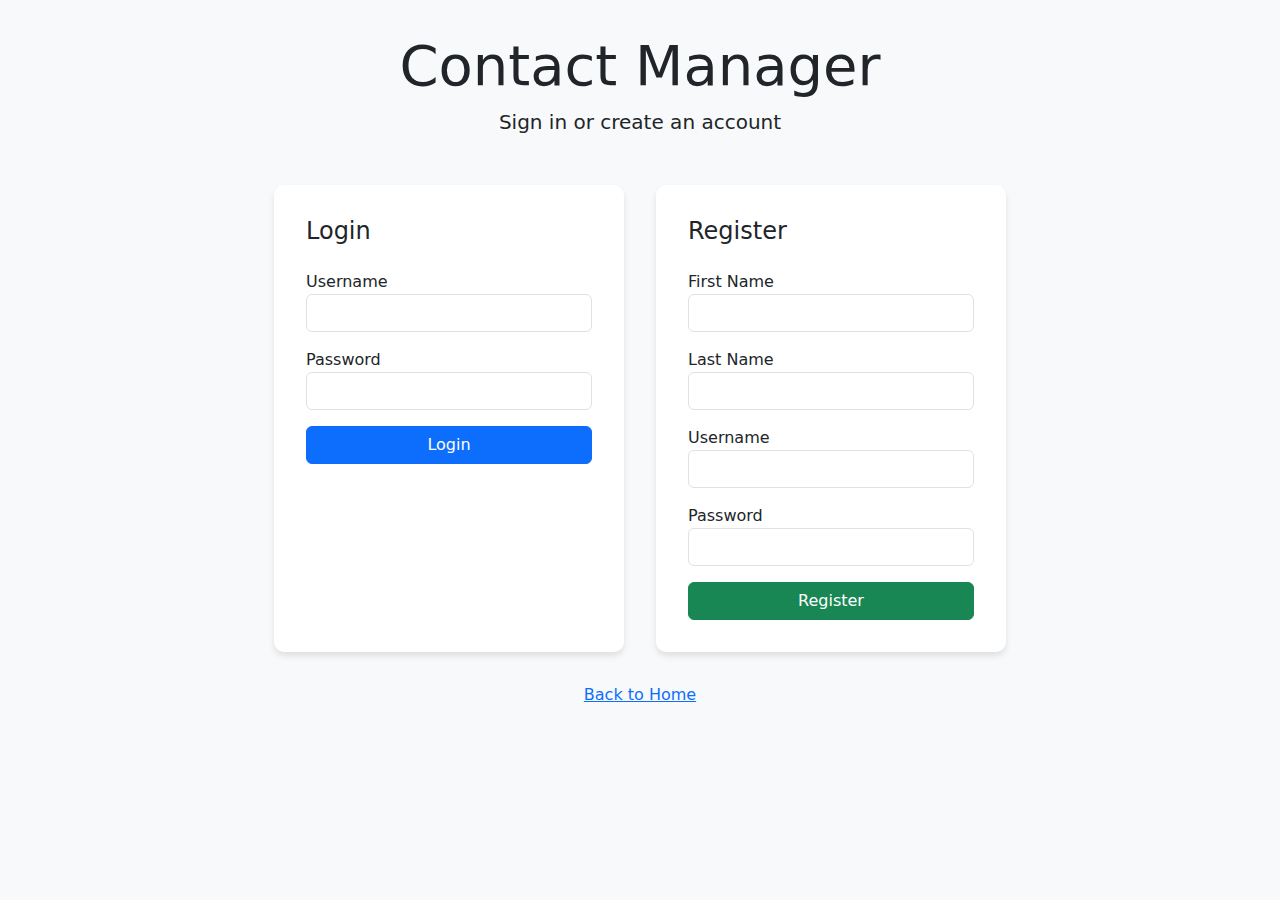
<file: auth.html>
<!DOCTYPE html>
<html lang="en">
    <head>
        <meta charset="UTF-8">
        <meta name="viewport" content="width=device-width, initial-scale=1.0">
        <title>Contact Manager - Authentication</title>
        <link href="https://cdn.jsdelivr.net/npm/bootstrap@5.3.2/dist/css/bootstrap.min.css" rel="stylesheet">
        <link href="css/style.css" rel="stylesheet">
        <script type="text/javascript" src="js/md5.js"></script>
        <script type="text/javascript" src="js/code.js"></script>
        <script src="https://cdn.jsdelivr.net/npm/bootstrap@5.3.2/dist/js/bootstrap.bundle.min.js"></script>
    </head>
    <body>
        <div class="welcome-container">
            <div class="logo-section">
                <h1 class="display-4">Contact Manager</h1>
                <p class="lead">Sign in or create an account</p>
            </div>

            <div class="auth-cards">
                <!-- Login Card -->
                <div class="auth-card">
                    <h2 class="h4 mb-4">Login</h2>
                    <div id="loginResult" class="alert alert-danger" style="display: none;"></div>
                    <form onsubmit="doLogin(); return false;">
                        <div class="form-group">
                            <label for="loginUsername">Username</label>
                            <input type="text" class="form-control" id="loginUsername" required>
                        </div>
                        <div class="form-group">
                            <label for="loginPassword">Password</label>
                            <input type="password" class="form-control" id="loginPassword" required>
                        </div>
                        <button type="submit" class="btn btn-primary w-100">Login</button>
                    </form>
                </div>

                <!-- Register Card -->
                <div class="auth-card">
                    <h2 class="h4 mb-4">Register</h2>
                    <div id="registerResult" class="alert alert-danger" style="display: none;"></div>
                    <form id="registerForm" onsubmit="return doRegister();">
                        <div class="form-group">
                            <label for="registerFirstName">First Name</label>
                            <input type="text" class="form-control" id="registerFirstName" required>
                        </div>
                        <div class="form-group">
                            <label for="registerLastName">Last Name</label>
                            <input type="text" class="form-control" id="registerLastName" required>
                        </div>
                        <div class="form-group">
                            <label for="registerUsername">Username</label>
                            <input type="text" class="form-control" id="registerUsername" required>
                        </div>
                        <div class="form-group">
                            <label for="registerPassword">Password</label>
                            <input type="password" class="form-control" id="registerPassword" required>
                        </div>
                        <button type="submit" class="btn btn-success w-100">Register</button>
                    </form>
                </div>
            </div>

            <div class="text-center mt-4">
                <a href="index.html" class="btn btn-link">Back to Home</a>
            </div>
        </div>
    </body>
</html>
</file>
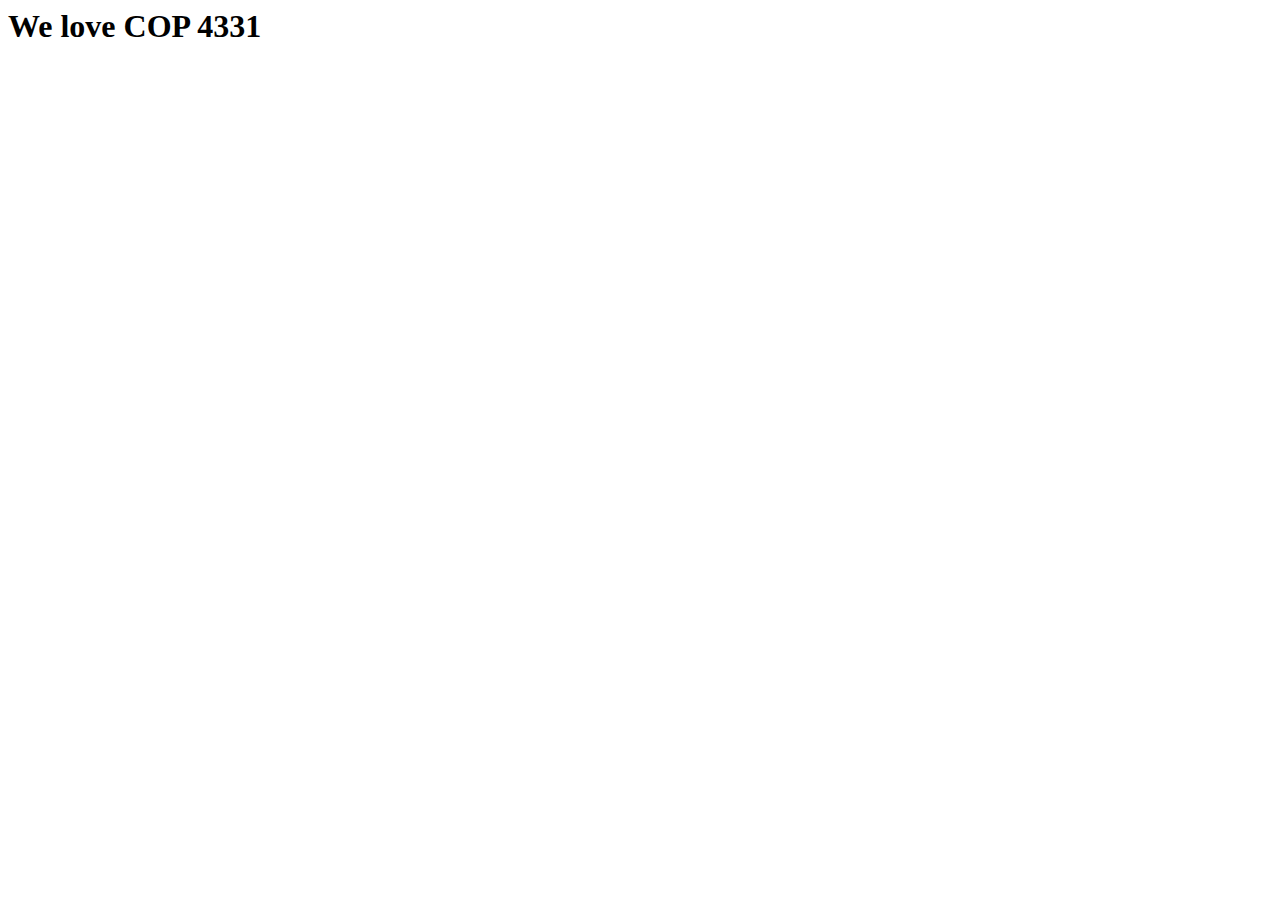
<file: contacts.html>
<!DOCTYPE html>
<html lang="en">
    <head>
        <meta charset="UTF-8">
        <meta name="viewport" content="width=device-width, initial-scale=1.0">
        <title>Miami Connect - Command Center</title>
        <link rel="icon" type="image/x-icon" href="favicon.ico">
        <link rel="icon" type="image/png" sizes="32x32" href="assets/favicon/favicon-32x32.png">
        <link rel="icon" type="image/png" sizes="16x16" href="assets/favicon/favicon-16x16.png">
        <link rel="apple-touch-icon" sizes="180x180" href="assets/favicon/apple-touch-icon.png">
        <link rel="manifest" href="assets/favicon/site.webmanifest">
        <link href="https://cdn.jsdelivr.net/npm/bootstrap@5.3.2/dist/css/bootstrap.min.css" rel="stylesheet">
        <link href="https://fonts.cdnfonts.com/css/lazer84" rel="stylesheet">
        <link href="https://fonts.cdnfonts.com/css/eurostile" rel="stylesheet">
        <link href="css/style.css" rel="stylesheet">
        <script type="text/javascript" src="js/md5.js"></script>
        <script type="text/javascript" src="js/code.js"></script>
        <script src="https://cdn.jsdelivr.net/npm/bootstrap@5.3.2/dist/js/bootstrap.bundle.min.js"></script>
    </head>
    <body onload="readCookie();">
        <div class="dashboard-container">
            <nav class="navbar navbar-dark">
                <div class="container">
                    <span class="navbar-brand">Miami Connect</span>
                    <button class="btn btn-outline-light" onclick="doLogout();">Go Off Duty</button>
                </div>
            </nav>

            <div class="container">
                <div class="dashboard-content">
                    <div class="user-info">
                        <h1 class="display-5">Welcome to the Scene, <span id="userFullName"></span>!</h1>
                    </div>

                    <!-- Search and Results Section -->
                    <div class="row mt-4">
                        <div class="col-12">
                            <div class="card">
                                <div class="card-body">
                                    <h5 class="card-title">Your Network</h5>
                                    <div class="d-flex gap-2 mb-3">
                                        <input type="text" class="form-control" id="searchInput" 
                                               placeholder="Track down a contact..." 
                                               oninput="searchContacts(this.value);">
                                        <button class="btn btn-primary" style="min-width: 130px;" onclick="showAddContact();">Add to the Squad</button>
                                    </div>
                                    <div id="searchResult" class="alert alert-info" style="display: none;"></div>
                                    <div class="table-responsive">
                                        <table class="table table-hover">
                                            <thead>
                                                <tr>
                                                    <th>First Name</th>
                                                    <th>Last Name</th>
                                                    <th>Signal</th>
                                                    <th>Hotline</th>
                                                    <th>Operations</th>
                                                </tr>
                                            </thead>
                                            <tbody id="contactsTableBody">
                                                <!-- Contact rows will be inserted here by JavaScript -->
                                            </tbody>
                                        </table>
                                    </div>
                                    <!-- Add pagination controls -->
                                    <div class="d-flex justify-content-between align-items-center mt-3">
                                        <div class="text-muted">
                                            Showing <span id="startRange">0</span>-<span id="endRange">0</span> of <span id="totalContacts">0</span> contacts in your network
                                        </div>
                                        <nav aria-label="Contact pagination">
                                            <ul class="pagination mb-0">
                                                <li class="page-item" id="prevPage">
                                                    <a class="page-link" href="#" onclick="changePage(-1); return false;">Previous Beat</a>
                                                </li>
                                                <li class="page-item" id="nextPage">
                                                    <a class="page-link" href="#" onclick="changePage(1); return false;">Next Beat</a>
                                                </li>
                                            </ul>
                                        </nav>
                                    </div>
                                </div>
                            </div>
                        </div>
                    </div>
                </div>
            </div>

            <!-- Add Contact Modal -->
            <div class="modal fade" id="addContactModal" tabindex="-1" aria-labelledby="addContactModalLabel" aria-hidden="true">
                <div class="modal-dialog">
                    <div class="modal-content">
                        <div class="modal-header">
                            <h5 class="modal-title" id="addContactModalLabel">New Informant</h5>
                            <button type="button" class="btn-close" data-bs-dismiss="modal" aria-label="Close"></button>
                        </div>
                        <div class="modal-body">
                            <div id="addContactResult" class="alert" style="display: none;"></div>
                            <form id="addContactForm">
                                <div class="mb-3">
                                    <label for="firstName" class="form-label">First Name</label>
                                    <input type="text" class="form-control" id="firstName" placeholder="The name they go by" required>
                                </div>
                                <div class="mb-3">
                                    <label for="lastName" class="form-label">Last Name</label>
                                    <input type="text" class="form-control" id="lastName" placeholder="Keep it official" required>
                                </div>
                                <div class="mb-3">
                                    <label for="email" class="form-label">Signal</label>
                                    <input type="email" class="form-control" id="email" placeholder="Their digital frequency" required>
                                </div>
                                <div class="mb-3">
                                    <label for="phone" class="form-label">Hotline</label>
                                    <input type="tel" class="form-control" id="phone" placeholder="For urgent transmissions" required>
                                </div>
                            </form>
                        </div>
                        <div class="modal-footer">
                            <button type="button" class="btn btn-secondary" data-bs-dismiss="modal">Cancel Mission</button>
                            <button type="button" class="btn btn-primary" onclick="addContact();">Add to Network</button>
                        </div>
                    </div>
                </div>
            </div>

            <!-- Delete Confirmation Modal -->
            <div class="modal fade" id="deleteContactModal" tabindex="-1" aria-labelledby="deleteContactModalLabel" aria-hidden="true">
                <div class="modal-dialog">
                    <div class="modal-content">
                        <div class="modal-header">
                            <h5 class="modal-title" id="deleteContactModalLabel">Cut Contact?</h5>
                            <button type="button" class="btn-close" data-bs-dismiss="modal" aria-label="Close"></button>
                        </div>
                        <div class="modal-body">
                            <p>Are you sure you want to cut ties with <span id="deleteContactName" class="fw-bold"></span>?</p>
                            <p class="text-muted mb-0">This operation can't be reversed, partner.</p>
                        </div>
                        <div class="modal-footer">
                            <button type="button" class="btn btn-secondary" data-bs-dismiss="modal">Keep Around</button>
                            <button type="button" class="btn btn-danger" id="confirmDeleteBtn">Cut Loose</button>
                        </div>
                    </div>
                </div>
            </div>

            <!-- Edit Contact Modal -->
            <div class="modal fade" id="editContactModal" tabindex="-1" aria-labelledby="editContactModalLabel" aria-hidden="true">
                <div class="modal-dialog">
                    <div class="modal-content">
                        <div class="modal-header">
                            <h5 class="modal-title" id="editContactModalLabel">Update Intel</h5>
                            <button type="button" class="btn-close" data-bs-dismiss="modal" aria-label="Close"></button>
                        </div>
                        <div class="modal-body">
                            <div id="editContactResult" class="alert" style="display: none;"></div>
                            <form id="editContactForm">
                                <div class="mb-3">
                                    <label for="editFirstName" class="form-label">First Name</label>
                                    <input type="text" class="form-control" id="editFirstName" required>
                                </div>
                                <div class="mb-3">
                                    <label for="editLastName" class="form-label">Last Name</label>
                                    <input type="text" class="form-control" id="editLastName" required>
                                </div>
                                <div class="mb-3">
                                    <label for="editEmail" class="form-label">Signal</label>
                                    <input type="email" class="form-control" id="editEmail" required>
                                </div>
                                <div class="mb-3">
                                    <label for="editPhone" class="form-label">Hotline</label>
                                    <input type="tel" class="form-control" id="editPhone" required>
                                </div>
                                <input type="hidden" id="editContactId">
                            </form>
                        </div>
                        <div class="modal-footer">
                            <button type="button" class="btn btn-secondary" data-bs-dismiss="modal">Stand Down</button>
                            <button type="button" class="btn btn-primary" onclick="updateContact();">Update Intel</button>
                        </div>
                    </div>
                </div>
            </div>
        </div>
    </body>
</html>
</file>
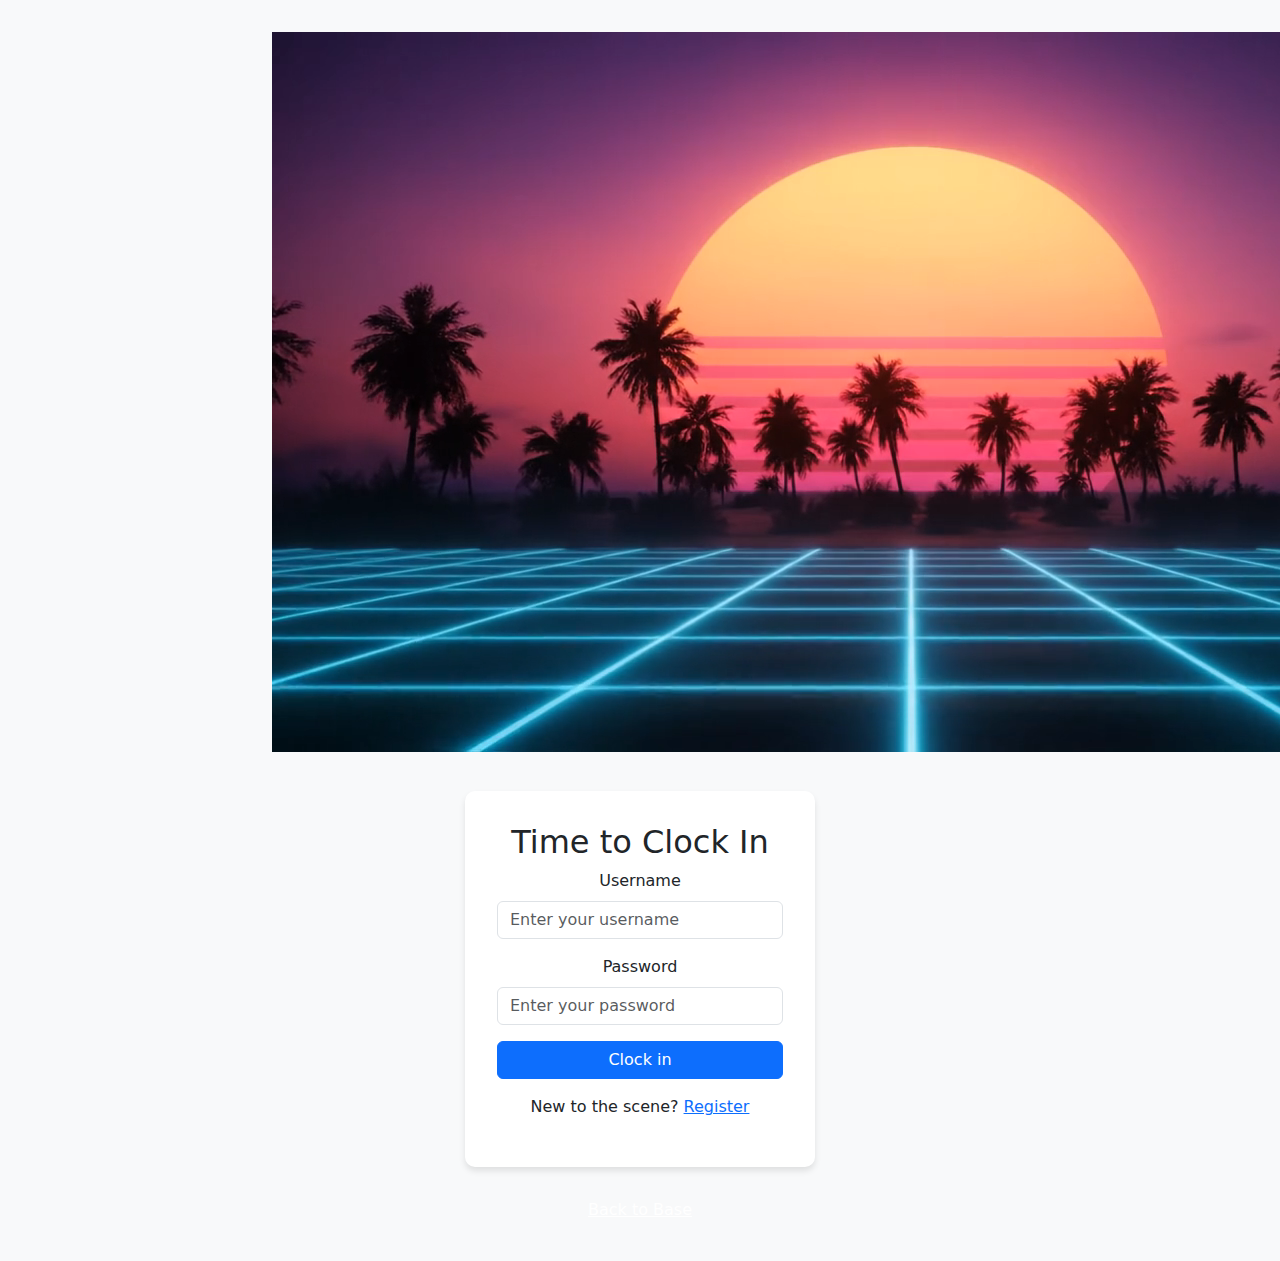
<file: login.html>
<!DOCTYPE html>
<html lang="en">
    <head>
        <meta charset="UTF-8">
        <meta name="viewport" content="width=device-width, initial-scale=1.0">
        <title>Miami Connect - Access Granted</title>
        <link rel="icon" type="image/x-icon" href="favicon.ico">
        <link rel="icon" type="image/png" sizes="32x32" href="assets/favicon/favicon-32x32.png">
        <link rel="icon" type="image/png" sizes="16x16" href="assets/favicon/favicon-16x16.png">
        <link rel="apple-touch-icon" sizes="180x180" href="assets/favicon/apple-touch-icon.png">
        <link rel="manifest" href="assets/favicon/site.webmanifest">
        <link href="https://cdn.jsdelivr.net/npm/bootstrap@5.3.2/dist/css/bootstrap.min.css" rel="stylesheet">
        <link href="https://fonts.cdnfonts.com/css/lazer84" rel="stylesheet">
        <link href="https://fonts.cdnfonts.com/css/eurostile" rel="stylesheet">
        <link href="css/style.css" rel="stylesheet">
        <script type="text/javascript" src="js/md5.js"></script>
        <script type="text/javascript" src="js/code.js"></script>
        <script src="https://cdn.jsdelivr.net/npm/bootstrap@5.3.2/dist/js/bootstrap.bundle.min.js"></script>
    </head>
    <body>
        <div class="welcome-container">
            <div class="hero-section text-center position-relative">
                <video class="hero-background" autoplay muted loop playsinline>
                    <source src="assets/Synthwave_Sunset_Video_Generated.mp4" type="video/mp4">
                </video>
                <div class="hero-content">
                    <div class="auth-cards">
                        <div class="auth-card">
                            <h2>Time to Clock In</h2>
                            <div id="loginResult" class="alert alert-danger" style="display: none;"></div>
                            <form onsubmit="doLogin(); return false;">
                                <div class="form-group">
                                    <label for="loginUsername" class="form-label">Username</label>
                                    <input type="text" class="form-control" id="loginUsername" placeholder="Enter your username" required>
                                </div>
                                <div class="form-group">
                                    <label for="loginPassword" class="form-label">Password</label>
                                    <input type="password" class="form-control" id="loginPassword" placeholder="Enter your password" required>
                                </div>
                                <button type="submit" class="btn btn-primary w-100">Clock in</button>
                            </form>
                            <div class="text-center mt-3">
                                <p>New to the scene? <a href="register.html">Register</a></p>
                            </div>
                        </div>
                    </div>

                    <div class="text-center mt-4">
                        <a href="index.html" class="btn btn-link text-white">Back to Base</a>
                    </div>
                </div>
            </div>
        </div>
    </body>
</html>
</file>
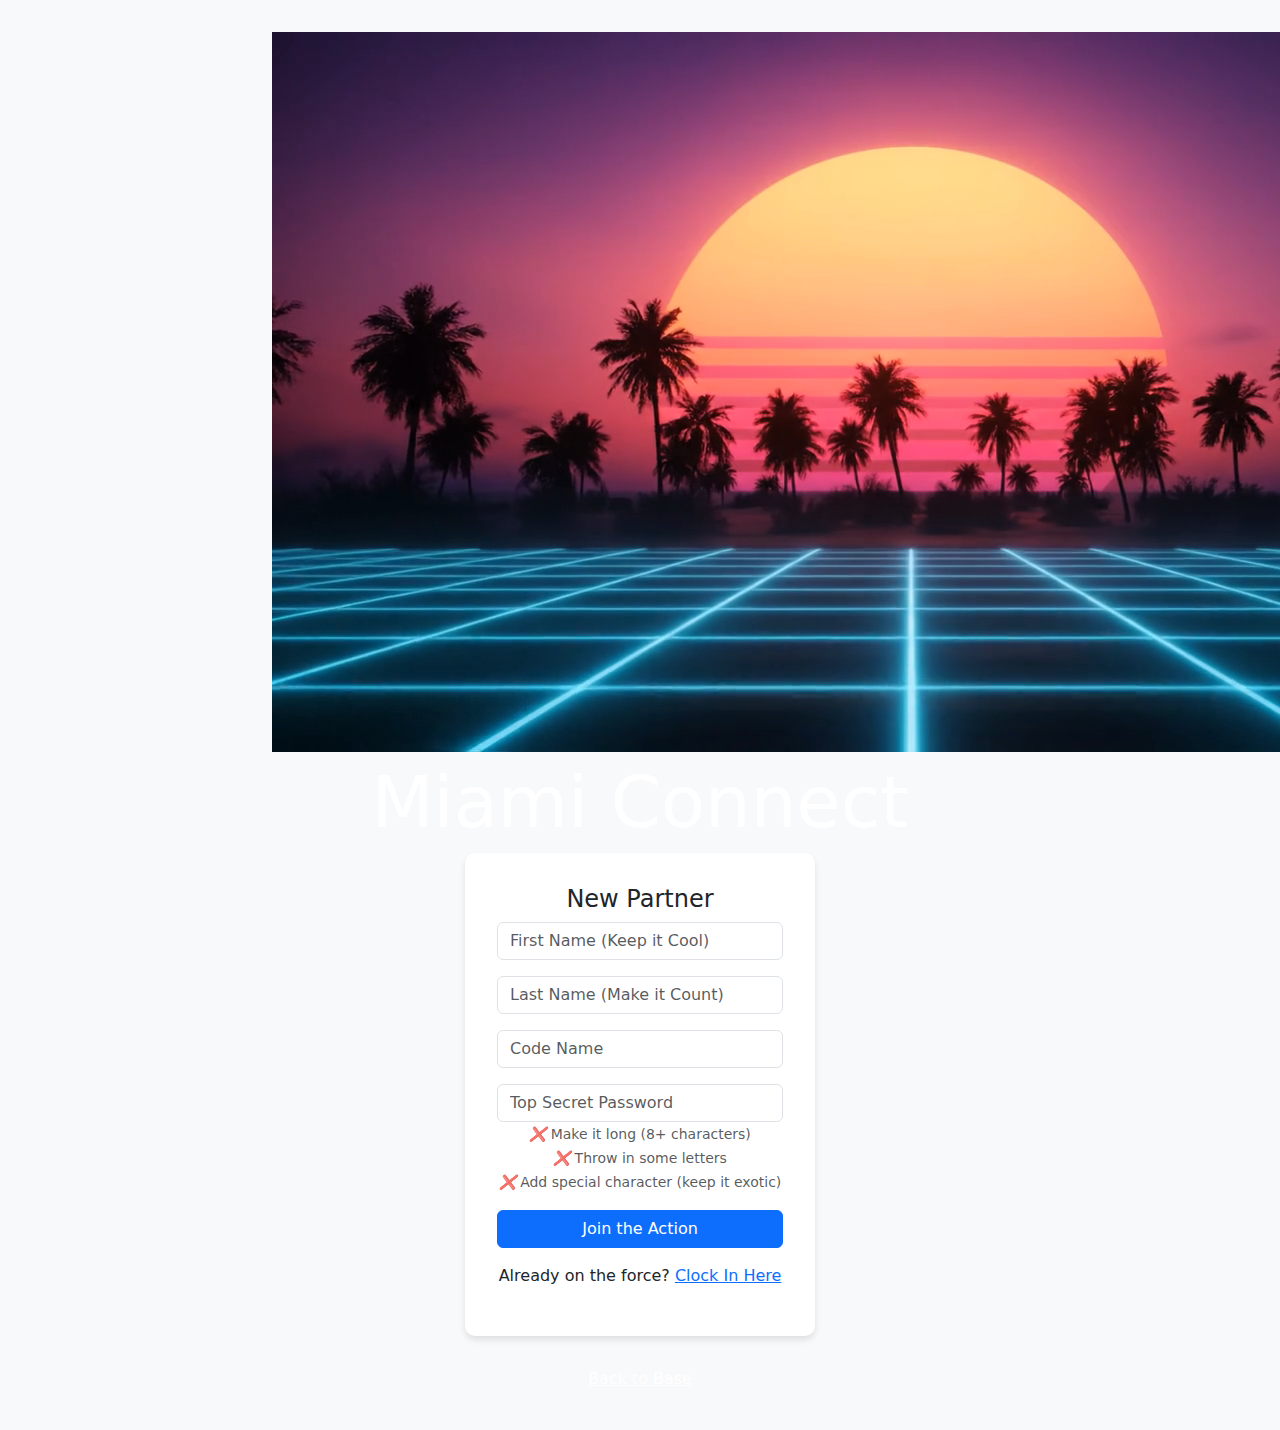
<file: register.html>
<!DOCTYPE html>
<html lang="en">
    <head>
        <meta charset="UTF-8">
        <meta name="viewport" content="width=device-width, initial-scale=1.0">
        <title>Miami Connect - Join the Force</title>
        <link rel="icon" type="image/x-icon" href="favicon.ico">
        <link rel="icon" type="image/png" sizes="32x32" href="assets/favicon/favicon-32x32.png">
        <link rel="icon" type="image/png" sizes="16x16" href="assets/favicon/favicon-16x16.png">
        <link rel="apple-touch-icon" sizes="180x180" href="assets/favicon/apple-touch-icon.png">
        <link rel="manifest" href="assets/favicon/site.webmanifest">
        <link href="https://cdn.jsdelivr.net/npm/bootstrap@5.3.2/dist/css/bootstrap.min.css" rel="stylesheet">
        <link href="https://fonts.cdnfonts.com/css/lazer84" rel="stylesheet">
        <link href="https://fonts.cdnfonts.com/css/eurostile" rel="stylesheet">
        <link href="css/style.css" rel="stylesheet">
        <script type="text/javascript" src="js/md5.js"></script>
        <script type="text/javascript" src="js/code.js"></script>
        <script src="https://cdn.jsdelivr.net/npm/bootstrap@5.3.2/dist/js/bootstrap.bundle.min.js"></script>
    </head>
    <body>
        <div class="welcome-container">
            <div class="hero-section text-center position-relative">
                <video class="hero-background" autoplay muted loop playsinline>
                    <source src="assets/Synthwave_Sunset_Video_Generated.mp4" type="video/mp4">
                </video>
                <div class="hero-content">
                    <h1 class="display-2 text-white">Miami Connect</h1>
                    
                    <div class="auth-card mx-auto">
                        <h2 class="h4">New Partner</h2>
                        <div id="registerResult" class="alert alert-danger" style="display: none;"></div>
                        <form id="registerForm" onsubmit="return doRegister();">
                            <div class="form-group">
                                <input type="text" class="form-control" id="registerFirstName" placeholder="First Name (Keep it Cool)" required>
                            </div>
                            <div class="form-group">
                                <input type="text" class="form-control" id="registerLastName" placeholder="Last Name (Make it Count)" required>
                            </div>
                            <div class="form-group">
                                <input type="text" class="form-control" id="registerUsername" placeholder="Code Name" required>
                            </div>
                            <div class="form-group">
                                <input type="password" class="form-control" id="registerPassword" placeholder="Top Secret Password" required oninput="checkPasswordRequirements()">
                                <div class="password-requirements">
                                    <div class="requirement" id="lengthCheck">
                                        <small class="text-muted">
                                            <i class="requirement-icon">❌</i> Make it long (8+ characters)
                                        </small>
                                    </div>
                                    <div class="requirement" id="letterCheck">
                                        <small class="text-muted">
                                            <i class="requirement-icon">❌</i> Throw in some letters
                                        </small>
                                    </div>
                                    <div class="requirement" id="specialCheck">
                                        <small class="text-muted">
                                            <i class="requirement-icon">❌</i> Add special character (keep it exotic)
                                        </small>
                                    </div>
                                </div>
                            </div>
                            <button type="submit" class="btn btn-primary w-100">Join the Action</button>
                        </form>
                        <div class="text-center mt-3">
                            <p>Already on the force? <a href="login.html">Clock In Here</a></p>
                        </div>
                    </div>

                    <div class="text-center mt-4">
                        <a href="index.html" class="btn btn-link text-white">Back to Base</a>
                    </div>
                </div>
            </div>
        </div>
    </body>
</html>
</file>
<file: css/style.css>
/* General Styles */
body {
    background-color: #f8f9fa;
    height: 100vh;
}

/* Welcome Container (index.html) */
.welcome-container {
    max-width: 800px;
    margin: 0 auto;
    padding: 2rem;
}

.auth-cards {
    display: flex;
    gap: 2rem;
    justify-content: center;
    margin-top: 2rem;
}

.auth-card {
    background: white;
    border-radius: 10px;
    padding: 2rem;
    box-shadow: 0 4px 6px rgba(0, 0, 0, 0.1);
    width: 100%;
    max-width: 350px;
}

.logo-section {
    text-align: center;
    margin-bottom: 3rem;
}

.form-group {
    margin-bottom: 1rem;
}

/* Dashboard Styles (contacts.html) */
.user-info {
    background-color: #f8f9fa;
    padding: 1rem;
    border-radius: 8px;
    margin-bottom: 2rem;
}

.welcome-text {
    color: #6c757d;
    font-size: 1.1rem;
}
</file>
